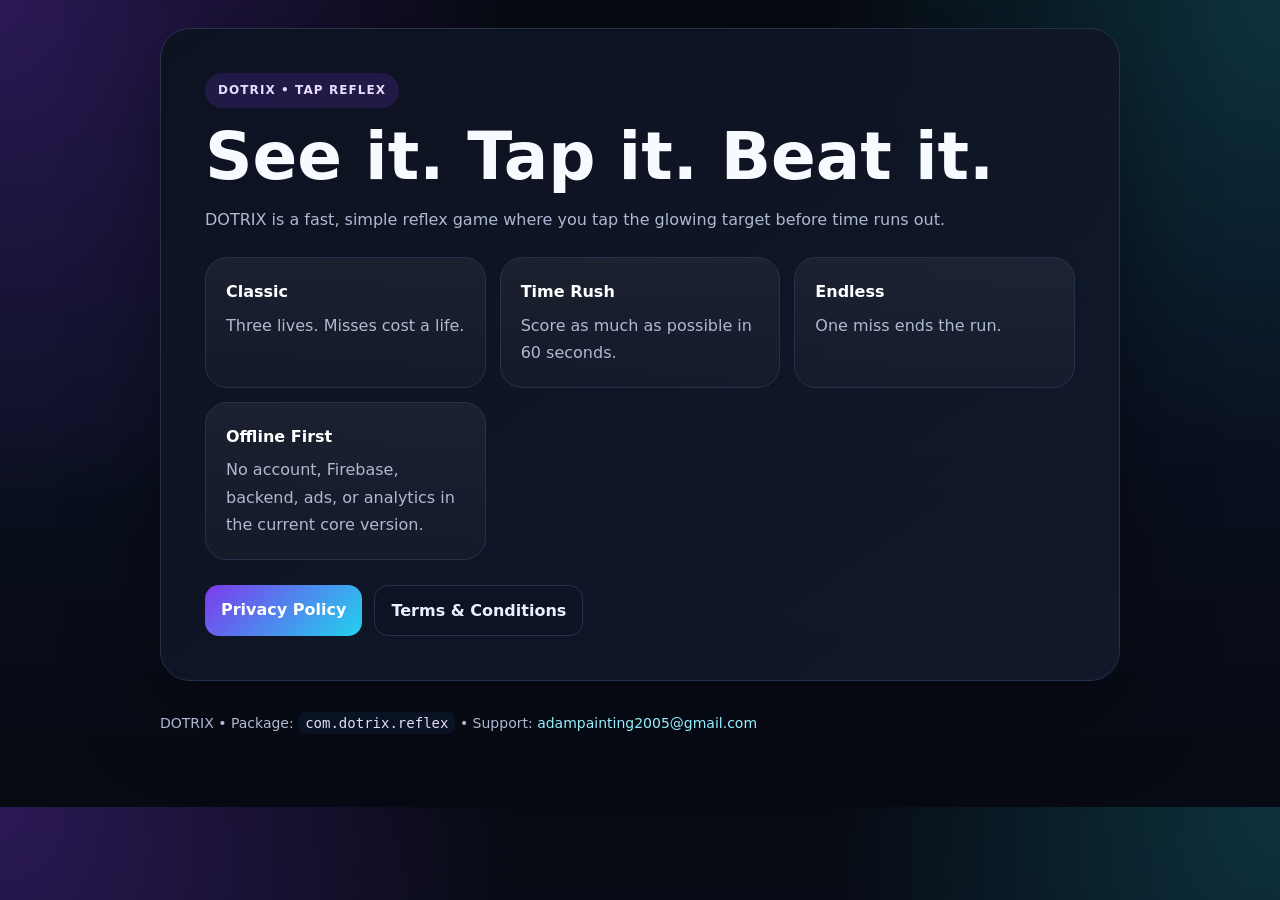
<file: docs/index.html>
<!doctype html>
<html lang="en">
<head>
  <meta charset="utf-8">
  <meta name="viewport" content="width=device-width,initial-scale=1">
  <title>DOTRIX — Tap Reflex</title>
  <meta name="description" content="DOTRIX is an offline reflex game with Classic, Time Rush, and Endless modes.">
  <link rel="stylesheet" href="style.css">
</head>
<body>
<main class="wrap">
  <section class="hero">
    <span class="badge">DOTRIX • TAP REFLEX</span>
    <h1>See it. Tap it. Beat it.</h1>
    <p class="muted">DOTRIX is a fast, simple reflex game where you tap the glowing target before time runs out.</p>

    <div class="grid">
      <div class="card"><strong>Classic</strong><span class="muted">Three lives. Misses cost a life.</span></div>
      <div class="card"><strong>Time Rush</strong><span class="muted">Score as much as possible in 60 seconds.</span></div>
      <div class="card"><strong>Endless</strong><span class="muted">One miss ends the run.</span></div>
      <div class="card"><strong>Offline First</strong><span class="muted">No account, Firebase, backend, ads, or analytics in the current core version.</span></div>
    </div>

    <div class="nav">
      <a class="btn" href="privacy.html">Privacy Policy</a>
      <a class="btn alt" href="terms.html">Terms &amp; Conditions</a>
    </div>
  </section>

  <footer>
    DOTRIX • Package: <code>com.dotrix.reflex</code> • Support:
    <a href="mailto:adampainting2005@gmail.com">adampainting2005@gmail.com</a>
  </footer>
</main>
</body>
</html>
</file>
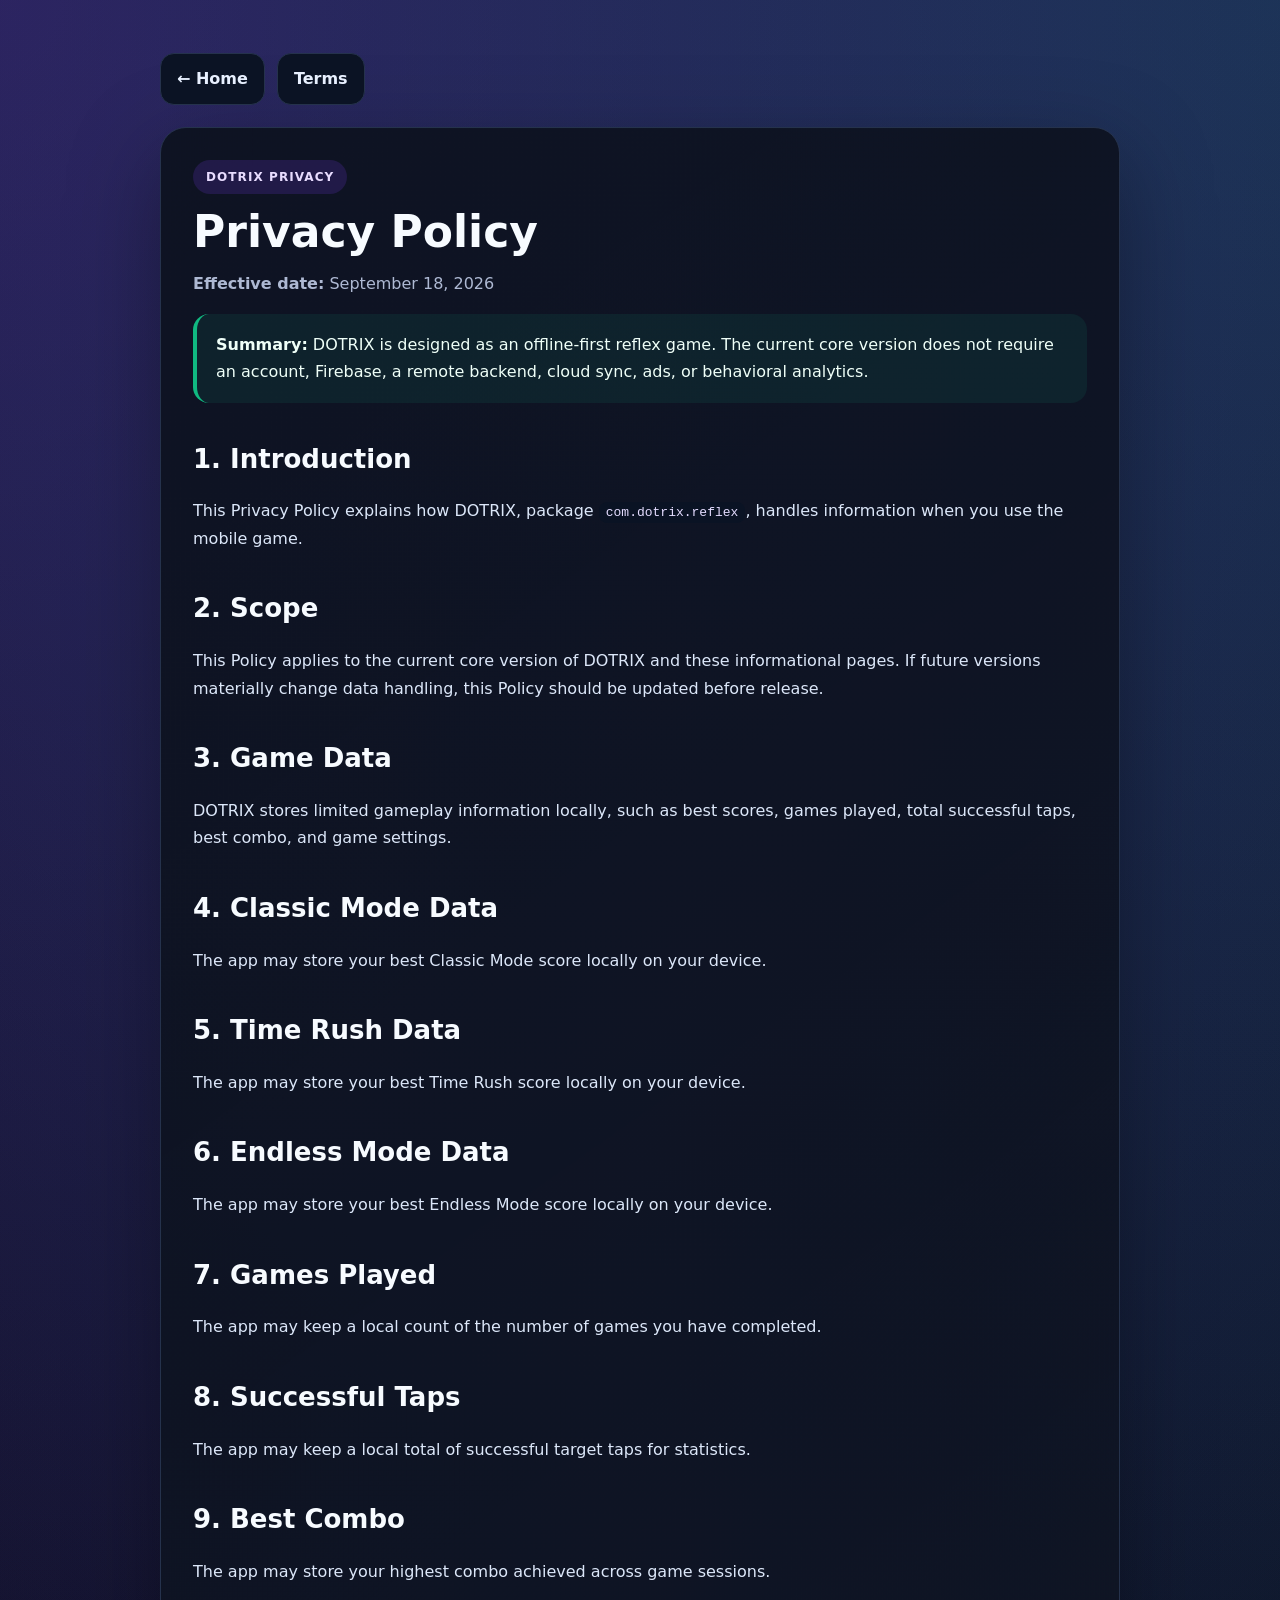
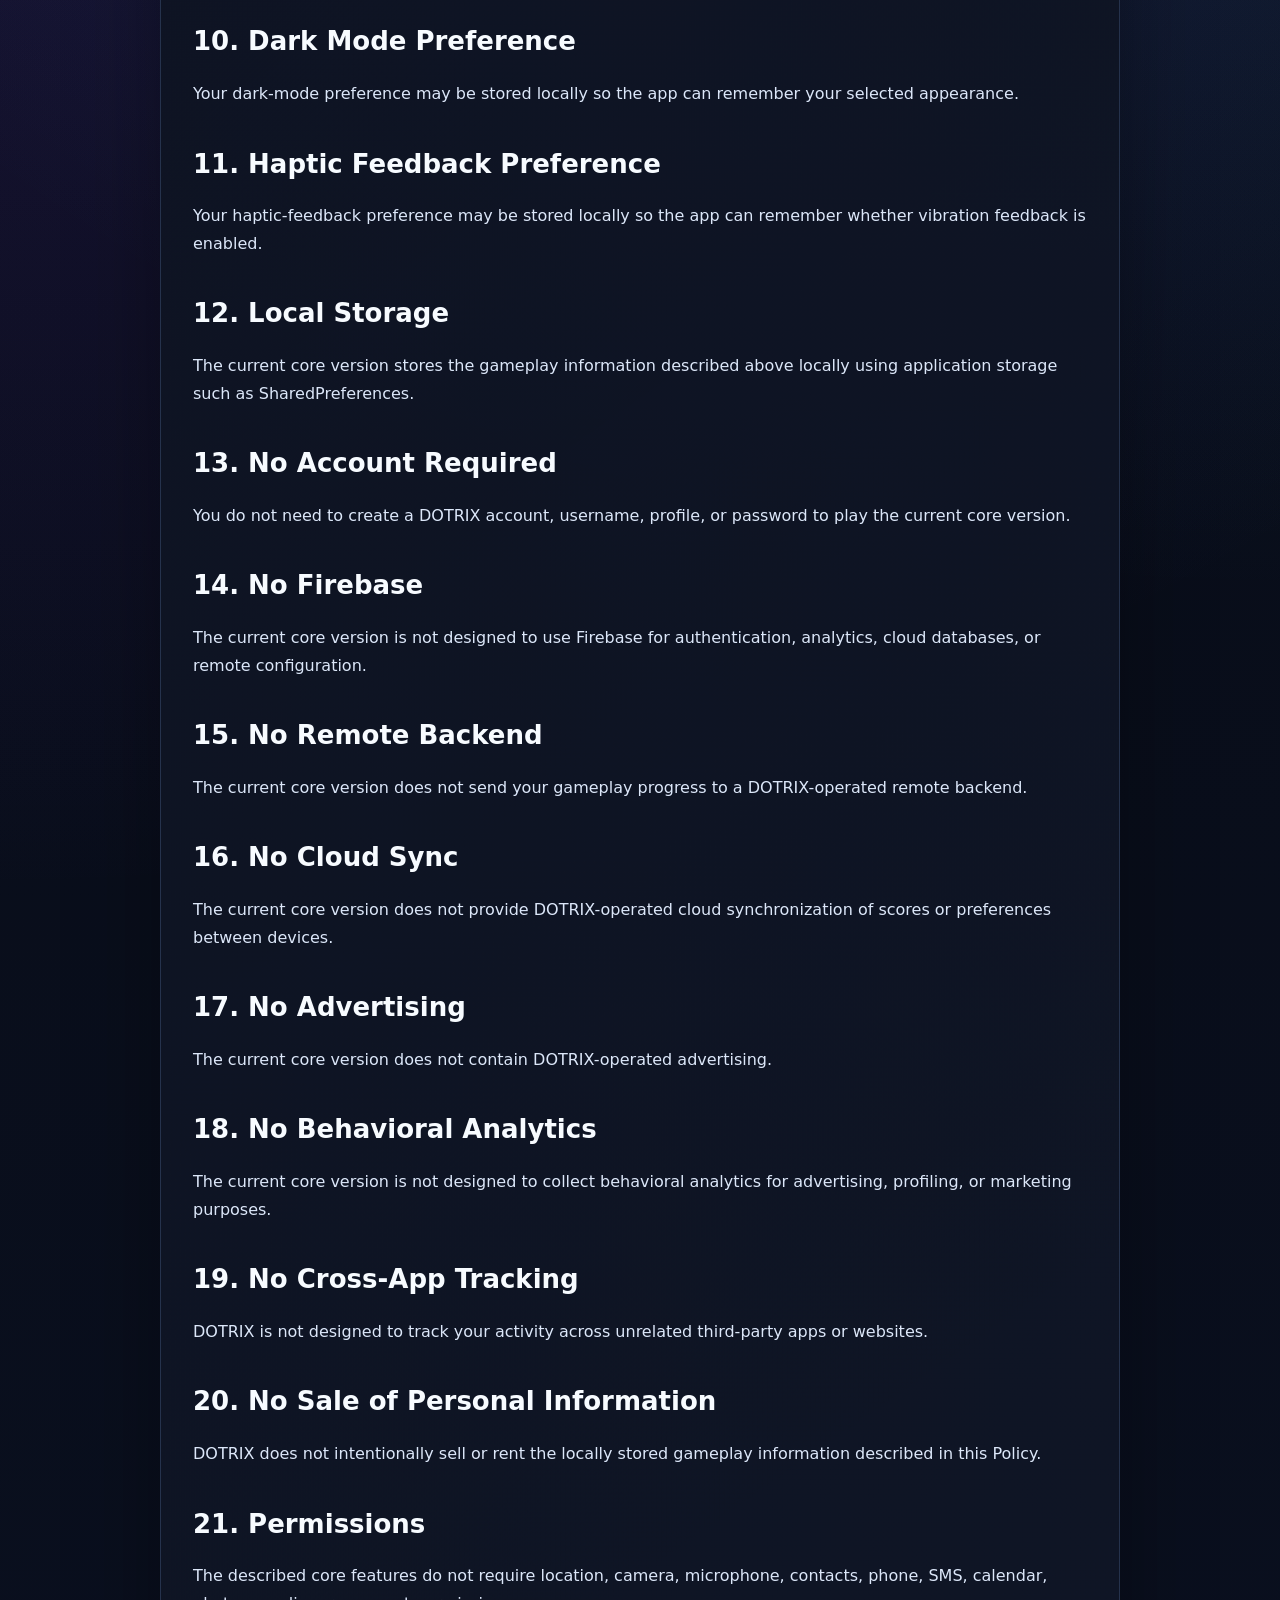
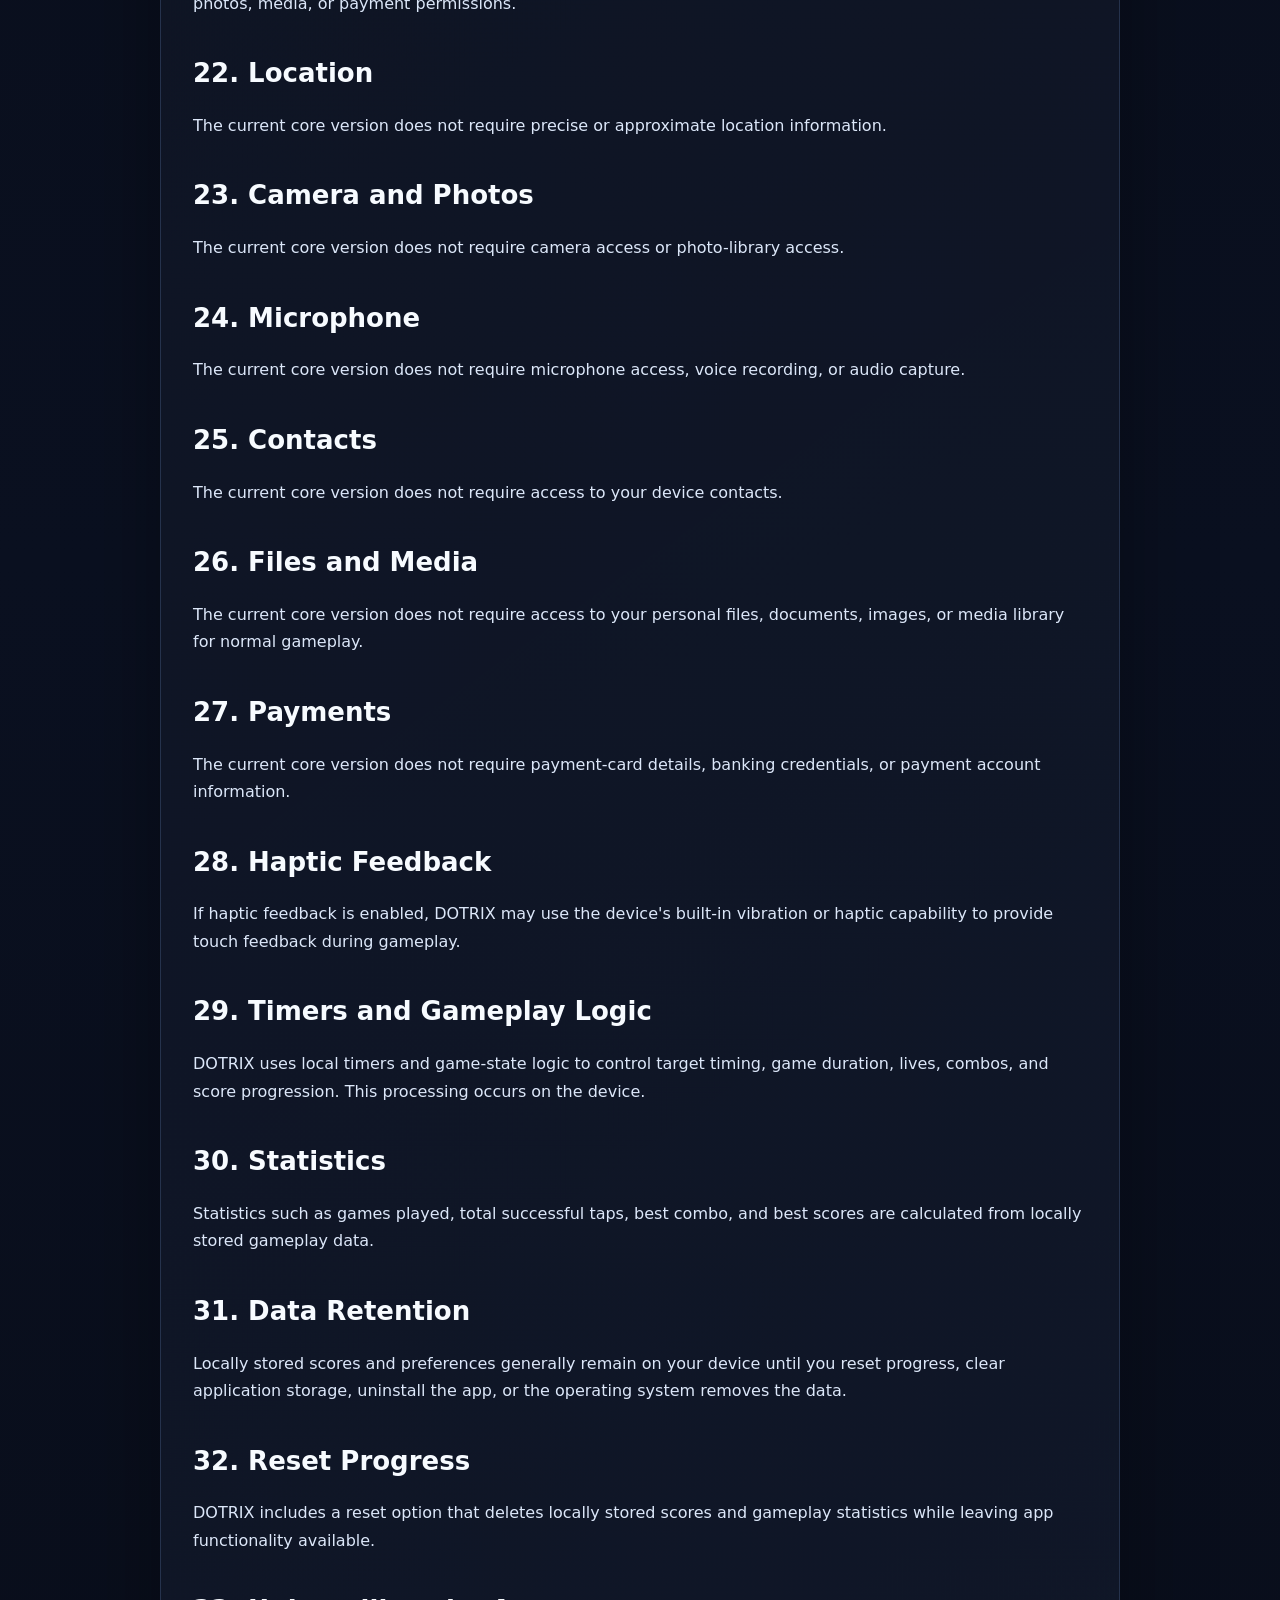
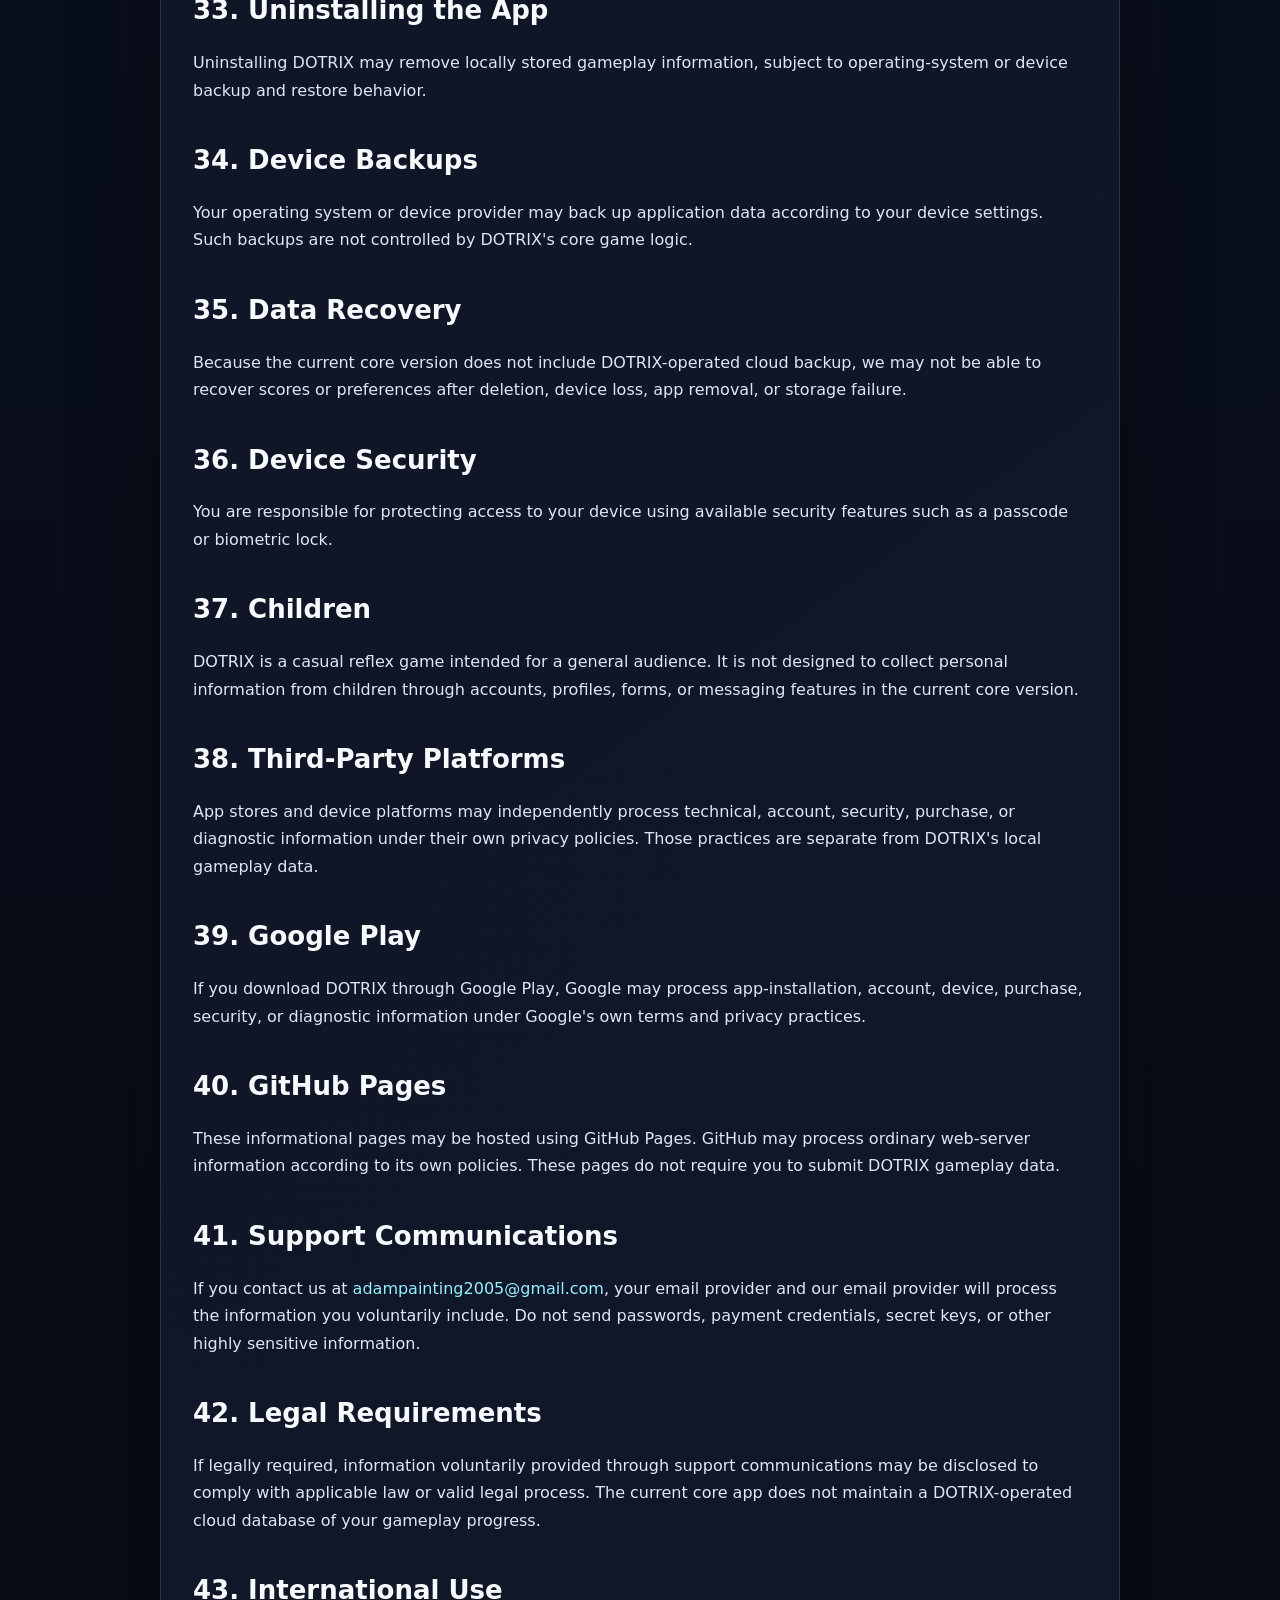
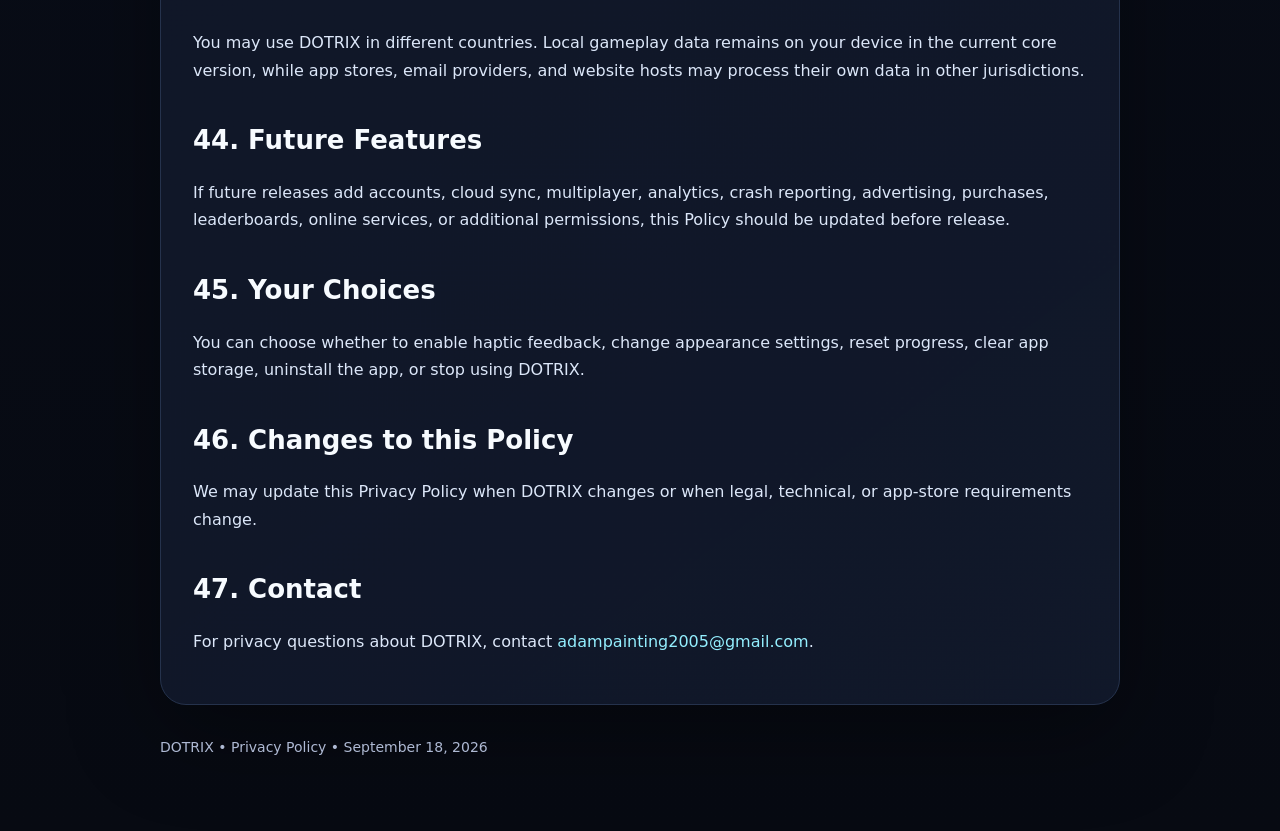
<file: docs/privacy.html>
<!doctype html>
<html lang="en">
<head>
  <meta charset="utf-8">
  <meta name="viewport" content="width=device-width,initial-scale=1">
  <title>Privacy Policy — DOTRIX</title>
  <meta name="description" content="Privacy Policy for DOTRIX, an offline reflex game.">
  <link rel="stylesheet" href="style.css">
</head>
<body>
<main class="wrap">
  <div class="nav">
    <a class="btn alt" href="index.html">← Home</a>
    <a class="btn alt" href="terms.html">Terms</a>
  </div>

  <article class="article">
    <span class="badge">DOTRIX PRIVACY</span>
    <h1 style="font-size:44px">Privacy Policy</h1>
    <p class="muted"><strong>Effective date:</strong> September 18, 2026</p>

    <div class="notice">
      <strong>Summary:</strong> DOTRIX is designed as an offline-first reflex game. The current core version does not require an account, Firebase, a remote backend, cloud sync, ads, or behavioral analytics.
    </div>

    <h2>1. Introduction</h2>
<p>This Privacy Policy explains how DOTRIX, package <code>com.dotrix.reflex</code>, handles information when you use the mobile game.</p>
<h2>2. Scope</h2>
<p>This Policy applies to the current core version of DOTRIX and these informational pages. If future versions materially change data handling, this Policy should be updated before release.</p>
<h2>3. Game Data</h2>
<p>DOTRIX stores limited gameplay information locally, such as best scores, games played, total successful taps, best combo, and game settings.</p>
<h2>4. Classic Mode Data</h2>
<p>The app may store your best Classic Mode score locally on your device.</p>
<h2>5. Time Rush Data</h2>
<p>The app may store your best Time Rush score locally on your device.</p>
<h2>6. Endless Mode Data</h2>
<p>The app may store your best Endless Mode score locally on your device.</p>
<h2>7. Games Played</h2>
<p>The app may keep a local count of the number of games you have completed.</p>
<h2>8. Successful Taps</h2>
<p>The app may keep a local total of successful target taps for statistics.</p>
<h2>9. Best Combo</h2>
<p>The app may store your highest combo achieved across game sessions.</p>
<h2>10. Dark Mode Preference</h2>
<p>Your dark-mode preference may be stored locally so the app can remember your selected appearance.</p>
<h2>11. Haptic Feedback Preference</h2>
<p>Your haptic-feedback preference may be stored locally so the app can remember whether vibration feedback is enabled.</p>
<h2>12. Local Storage</h2>
<p>The current core version stores the gameplay information described above locally using application storage such as SharedPreferences.</p>
<h2>13. No Account Required</h2>
<p>You do not need to create a DOTRIX account, username, profile, or password to play the current core version.</p>
<h2>14. No Firebase</h2>
<p>The current core version is not designed to use Firebase for authentication, analytics, cloud databases, or remote configuration.</p>
<h2>15. No Remote Backend</h2>
<p>The current core version does not send your gameplay progress to a DOTRIX-operated remote backend.</p>
<h2>16. No Cloud Sync</h2>
<p>The current core version does not provide DOTRIX-operated cloud synchronization of scores or preferences between devices.</p>
<h2>17. No Advertising</h2>
<p>The current core version does not contain DOTRIX-operated advertising.</p>
<h2>18. No Behavioral Analytics</h2>
<p>The current core version is not designed to collect behavioral analytics for advertising, profiling, or marketing purposes.</p>
<h2>19. No Cross-App Tracking</h2>
<p>DOTRIX is not designed to track your activity across unrelated third-party apps or websites.</p>
<h2>20. No Sale of Personal Information</h2>
<p>DOTRIX does not intentionally sell or rent the locally stored gameplay information described in this Policy.</p>
<h2>21. Permissions</h2>
<p>The described core features do not require location, camera, microphone, contacts, phone, SMS, calendar, photos, media, or payment permissions.</p>
<h2>22. Location</h2>
<p>The current core version does not require precise or approximate location information.</p>
<h2>23. Camera and Photos</h2>
<p>The current core version does not require camera access or photo-library access.</p>
<h2>24. Microphone</h2>
<p>The current core version does not require microphone access, voice recording, or audio capture.</p>
<h2>25. Contacts</h2>
<p>The current core version does not require access to your device contacts.</p>
<h2>26. Files and Media</h2>
<p>The current core version does not require access to your personal files, documents, images, or media library for normal gameplay.</p>
<h2>27. Payments</h2>
<p>The current core version does not require payment-card details, banking credentials, or payment account information.</p>
<h2>28. Haptic Feedback</h2>
<p>If haptic feedback is enabled, DOTRIX may use the device's built-in vibration or haptic capability to provide touch feedback during gameplay.</p>
<h2>29. Timers and Gameplay Logic</h2>
<p>DOTRIX uses local timers and game-state logic to control target timing, game duration, lives, combos, and score progression. This processing occurs on the device.</p>
<h2>30. Statistics</h2>
<p>Statistics such as games played, total successful taps, best combo, and best scores are calculated from locally stored gameplay data.</p>
<h2>31. Data Retention</h2>
<p>Locally stored scores and preferences generally remain on your device until you reset progress, clear application storage, uninstall the app, or the operating system removes the data.</p>
<h2>32. Reset Progress</h2>
<p>DOTRIX includes a reset option that deletes locally stored scores and gameplay statistics while leaving app functionality available.</p>
<h2>33. Uninstalling the App</h2>
<p>Uninstalling DOTRIX may remove locally stored gameplay information, subject to operating-system or device backup and restore behavior.</p>
<h2>34. Device Backups</h2>
<p>Your operating system or device provider may back up application data according to your device settings. Such backups are not controlled by DOTRIX's core game logic.</p>
<h2>35. Data Recovery</h2>
<p>Because the current core version does not include DOTRIX-operated cloud backup, we may not be able to recover scores or preferences after deletion, device loss, app removal, or storage failure.</p>
<h2>36. Device Security</h2>
<p>You are responsible for protecting access to your device using available security features such as a passcode or biometric lock.</p>
<h2>37. Children</h2>
<p>DOTRIX is a casual reflex game intended for a general audience. It is not designed to collect personal information from children through accounts, profiles, forms, or messaging features in the current core version.</p>
<h2>38. Third-Party Platforms</h2>
<p>App stores and device platforms may independently process technical, account, security, purchase, or diagnostic information under their own privacy policies. Those practices are separate from DOTRIX's local gameplay data.</p>
<h2>39. Google Play</h2>
<p>If you download DOTRIX through Google Play, Google may process app-installation, account, device, purchase, security, or diagnostic information under Google's own terms and privacy practices.</p>
<h2>40. GitHub Pages</h2>
<p>These informational pages may be hosted using GitHub Pages. GitHub may process ordinary web-server information according to its own policies. These pages do not require you to submit DOTRIX gameplay data.</p>
<h2>41. Support Communications</h2>
<p>If you contact us at <a href='mailto:adampainting2005@gmail.com'>adampainting2005@gmail.com</a>, your email provider and our email provider will process the information you voluntarily include. Do not send passwords, payment credentials, secret keys, or other highly sensitive information.</p>
<h2>42. Legal Requirements</h2>
<p>If legally required, information voluntarily provided through support communications may be disclosed to comply with applicable law or valid legal process. The current core app does not maintain a DOTRIX-operated cloud database of your gameplay progress.</p>
<h2>43. International Use</h2>
<p>You may use DOTRIX in different countries. Local gameplay data remains on your device in the current core version, while app stores, email providers, and website hosts may process their own data in other jurisdictions.</p>
<h2>44. Future Features</h2>
<p>If future releases add accounts, cloud sync, multiplayer, analytics, crash reporting, advertising, purchases, leaderboards, online services, or additional permissions, this Policy should be updated before release.</p>
<h2>45. Your Choices</h2>
<p>You can choose whether to enable haptic feedback, change appearance settings, reset progress, clear app storage, uninstall the app, or stop using DOTRIX.</p>
<h2>46. Changes to this Policy</h2>
<p>We may update this Privacy Policy when DOTRIX changes or when legal, technical, or app-store requirements change.</p>
<h2>47. Contact</h2>
<p>For privacy questions about DOTRIX, contact <a href='mailto:adampainting2005@gmail.com'>adampainting2005@gmail.com</a>.</p>
  </article>

  <footer>DOTRIX • Privacy Policy • September 18, 2026</footer>
</main>
</body>
</html>
</file>
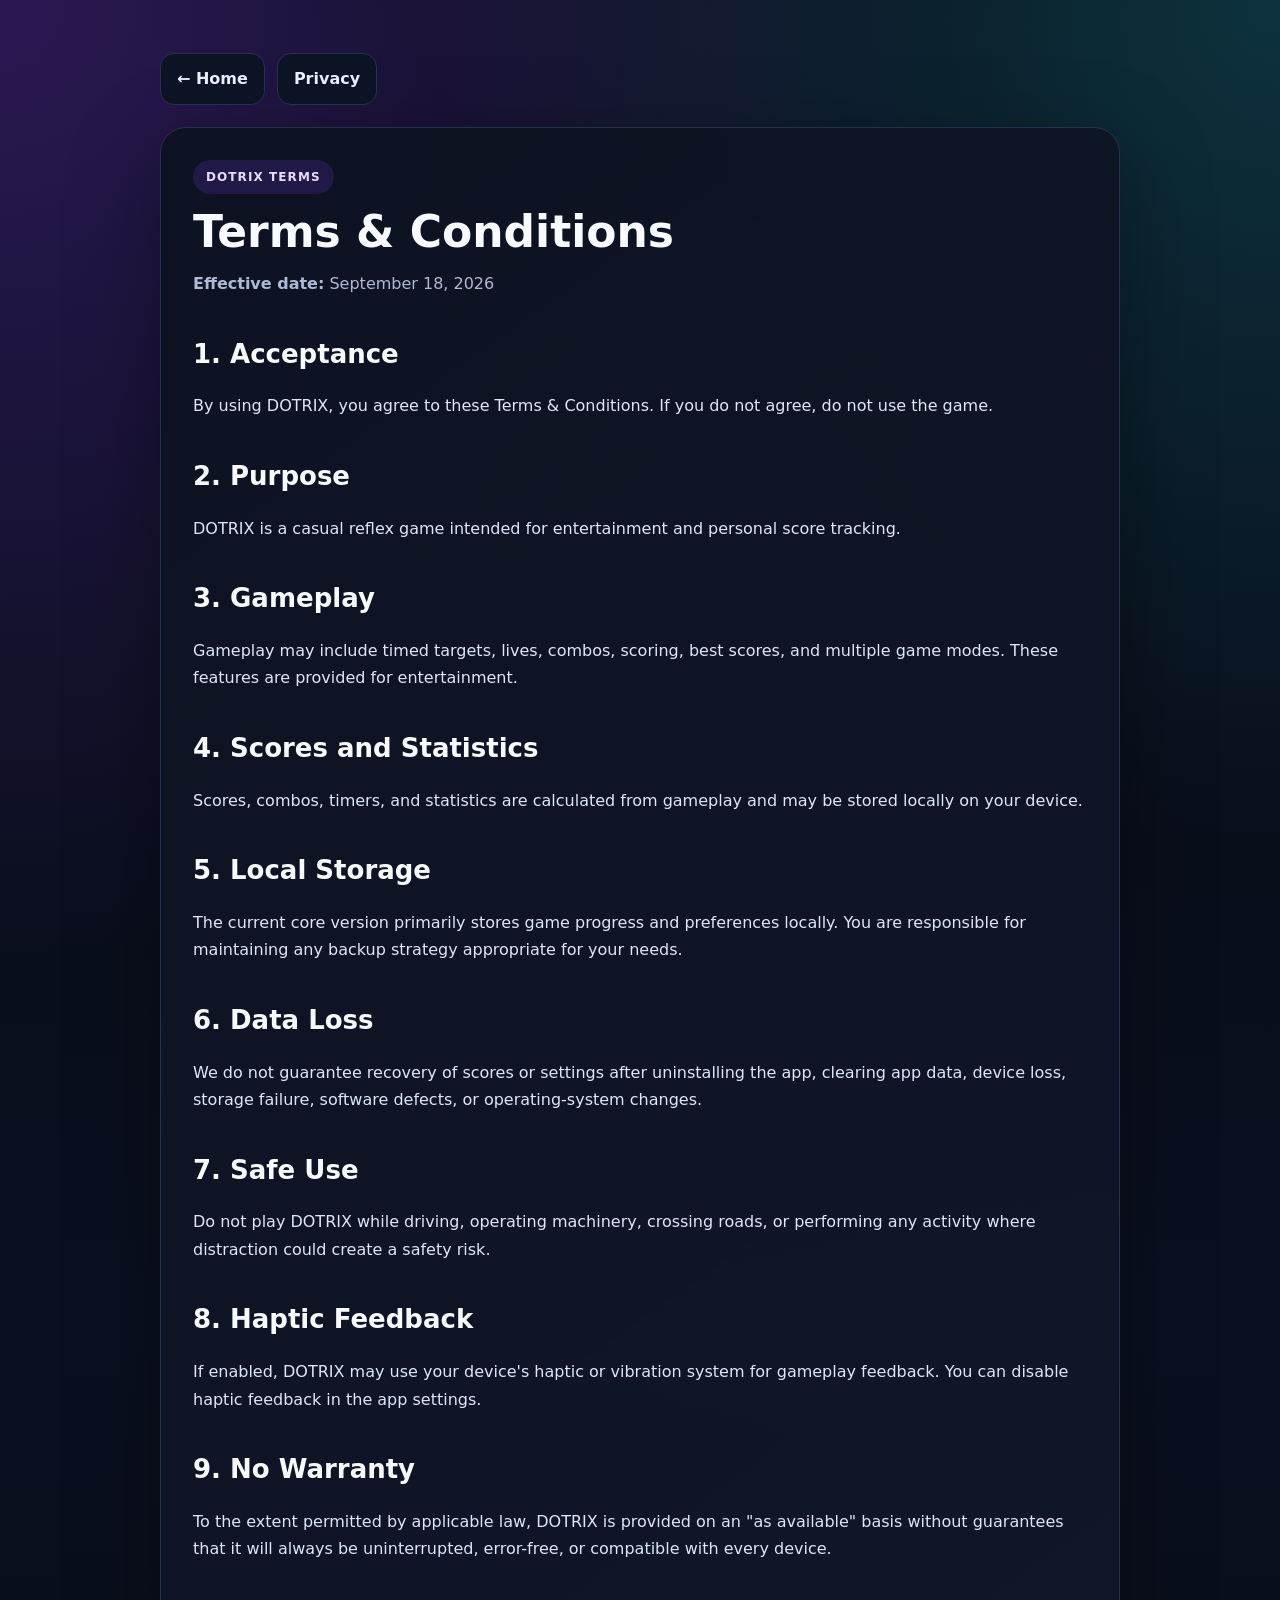
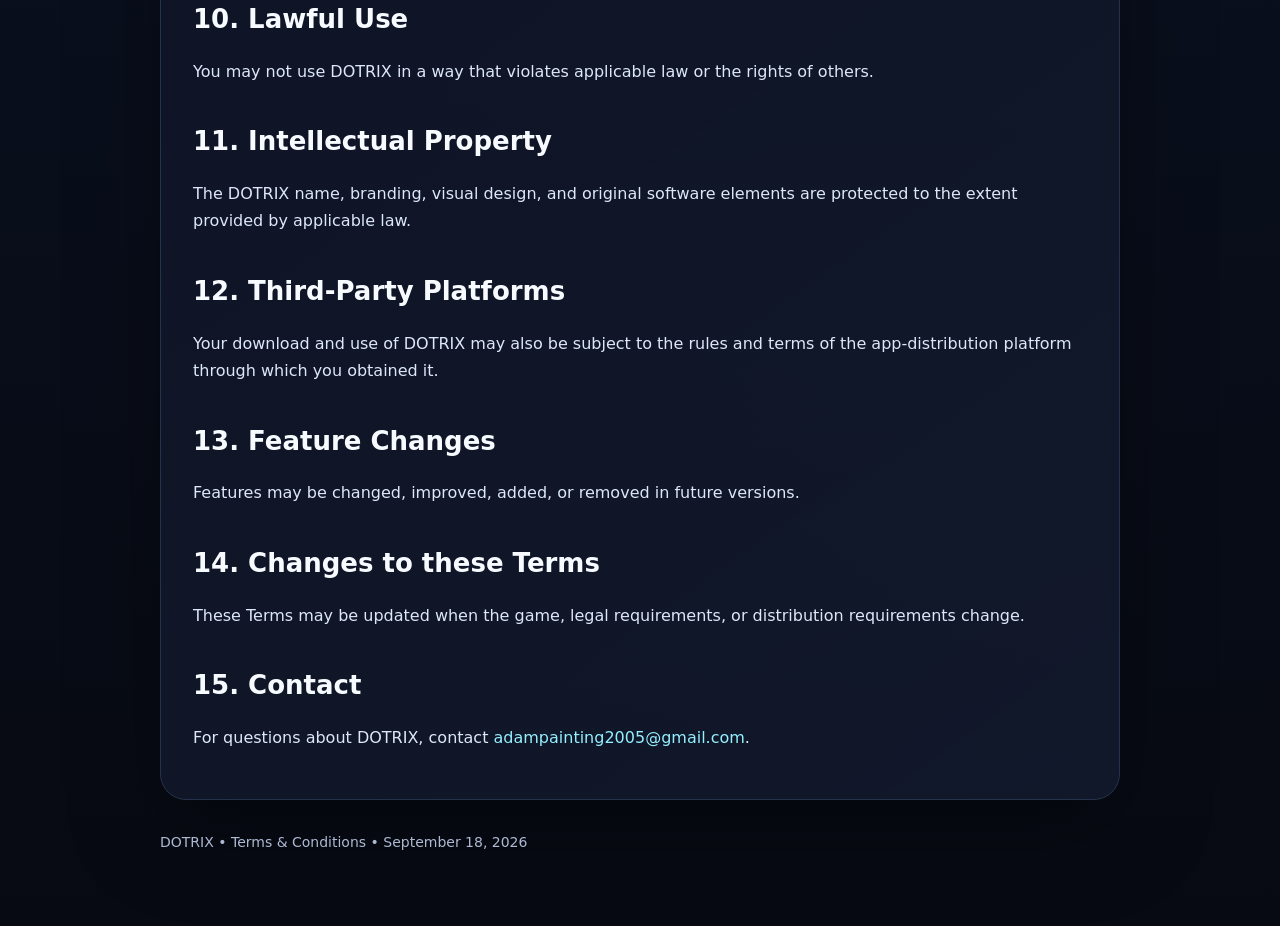
<file: docs/terms.html>
<!doctype html>
<html lang="en">
<head>
  <meta charset="utf-8">
  <meta name="viewport" content="width=device-width,initial-scale=1">
  <title>Terms & Conditions — DOTRIX</title>
  <meta name="description" content="Terms and Conditions for DOTRIX.">
  <link rel="stylesheet" href="style.css">
</head>
<body>
<main class="wrap">
  <div class="nav">
    <a class="btn alt" href="index.html">← Home</a>
    <a class="btn alt" href="privacy.html">Privacy</a>
  </div>

  <article class="article">
    <span class="badge">DOTRIX TERMS</span>
    <h1 style="font-size:44px">Terms &amp; Conditions</h1>
    <p class="muted"><strong>Effective date:</strong> September 18, 2026</p>

    <h2>1. Acceptance</h2>
    <p>By using DOTRIX, you agree to these Terms &amp; Conditions. If you do not agree, do not use the game.</p>

    <h2>2. Purpose</h2>
    <p>DOTRIX is a casual reflex game intended for entertainment and personal score tracking.</p>

    <h2>3. Gameplay</h2>
    <p>Gameplay may include timed targets, lives, combos, scoring, best scores, and multiple game modes. These features are provided for entertainment.</p>

    <h2>4. Scores and Statistics</h2>
    <p>Scores, combos, timers, and statistics are calculated from gameplay and may be stored locally on your device.</p>

    <h2>5. Local Storage</h2>
    <p>The current core version primarily stores game progress and preferences locally. You are responsible for maintaining any backup strategy appropriate for your needs.</p>

    <h2>6. Data Loss</h2>
    <p>We do not guarantee recovery of scores or settings after uninstalling the app, clearing app data, device loss, storage failure, software defects, or operating-system changes.</p>

    <h2>7. Safe Use</h2>
    <p>Do not play DOTRIX while driving, operating machinery, crossing roads, or performing any activity where distraction could create a safety risk.</p>

    <h2>8. Haptic Feedback</h2>
    <p>If enabled, DOTRIX may use your device's haptic or vibration system for gameplay feedback. You can disable haptic feedback in the app settings.</p>

    <h2>9. No Warranty</h2>
    <p>To the extent permitted by applicable law, DOTRIX is provided on an "as available" basis without guarantees that it will always be uninterrupted, error-free, or compatible with every device.</p>

    <h2>10. Lawful Use</h2>
    <p>You may not use DOTRIX in a way that violates applicable law or the rights of others.</p>

    <h2>11. Intellectual Property</h2>
    <p>The DOTRIX name, branding, visual design, and original software elements are protected to the extent provided by applicable law.</p>

    <h2>12. Third-Party Platforms</h2>
    <p>Your download and use of DOTRIX may also be subject to the rules and terms of the app-distribution platform through which you obtained it.</p>

    <h2>13. Feature Changes</h2>
    <p>Features may be changed, improved, added, or removed in future versions.</p>

    <h2>14. Changes to these Terms</h2>
    <p>These Terms may be updated when the game, legal requirements, or distribution requirements change.</p>

    <h2>15. Contact</h2>
    <p>For questions about DOTRIX, contact <a href="mailto:adampainting2005@gmail.com">adampainting2005@gmail.com</a>.</p>
  </article>

  <footer>DOTRIX • Terms &amp; Conditions • September 18, 2026</footer>
</main>
</body>
</html>
</file>
<file: docs/style.css>
:root{
  --bg:#070a12;
  --panel:#0d1220;
  --card:#121a2d;
  --text:#f7fbff;
  --muted:#aeb9d3;
  --purple:#7c3aed;
  --blue:#2563eb;
  --cyan:#22d3ee;
  --pink:#ec4899;
  --green:#10b981;
  --amber:#f59e0b;
  --red:#ef4444;
  --line:#25324c;
}
*{box-sizing:border-box}
html{scroll-behavior:smooth}
body{
  margin:0;
  font-family:Inter,ui-sans-serif,system-ui,-apple-system,BlinkMacSystemFont,"Segoe UI",Roboto,Arial,sans-serif;
  color:var(--text);
  background:
    radial-gradient(circle at top left,rgba(124,58,237,.30),transparent 34%),
    radial-gradient(circle at top right,rgba(34,211,238,.20),transparent 30%),
    linear-gradient(180deg,#070a12,#0a1020 52%,#070a12);
  line-height:1.72;
}
a{color:#94efff;text-decoration:none}
a:hover{text-decoration:underline}
.wrap{max-width:1000px;margin:auto;padding:28px 20px 72px}
.hero,.article{
  border:1px solid var(--line);
  background:linear-gradient(145deg,rgba(13,18,32,.96),rgba(18,26,45,.86));
  box-shadow:0 28px 90px rgba(0,0,0,.34);
}
.hero{padding:44px;border-radius:30px}
.article{margin-top:22px;padding:32px;border-radius:26px}
.badge{
  display:inline-flex;
  padding:7px 13px;
  border-radius:999px;
  background:rgba(124,58,237,.18);
  color:#e8dcff;
  font-size:12px;
  font-weight:900;
  letter-spacing:.09em;
}
h1{font-size:clamp(38px,7vw,66px);line-height:1;margin:16px 0 12px}
h2{font-size:26px;margin-top:34px;margin-bottom:8px}
p,li{color:#dce7f9}
.muted{color:var(--muted)}
.grid{display:grid;grid-template-columns:repeat(auto-fit,minmax(220px,1fr));gap:14px;margin-top:24px}
.card{
  padding:20px;
  border-radius:22px;
  background:linear-gradient(180deg,rgba(255,255,255,.055),rgba(255,255,255,.025));
  border:1px solid var(--line);
}
.card strong{display:block;margin-bottom:6px;color:#fff}
.nav{display:flex;gap:12px;flex-wrap:wrap;margin:25px 0 0}
.btn{
  display:inline-block;
  padding:11px 16px;
  border-radius:14px;
  background:linear-gradient(135deg,var(--purple),var(--cyan));
  color:#fff;
  font-weight:900;
}
.btn.alt{background:#0b1324;border:1px solid var(--line);color:#e8f0ff}
.notice{
  padding:17px 19px;
  border-radius:16px;
  background:rgba(16,185,129,.09);
  border-left:4px solid var(--green);
  color:#effff8;
}
code{
  background:#0a1324;
  padding:3px 7px;
  border-radius:8px;
  color:#e4dcff;
}
footer{margin-top:30px;color:var(--muted);font-size:14px}
@media(max-width:600px){
  .wrap{padding:18px 14px 50px}
  .hero,.article{padding:22px}
}
</file>
